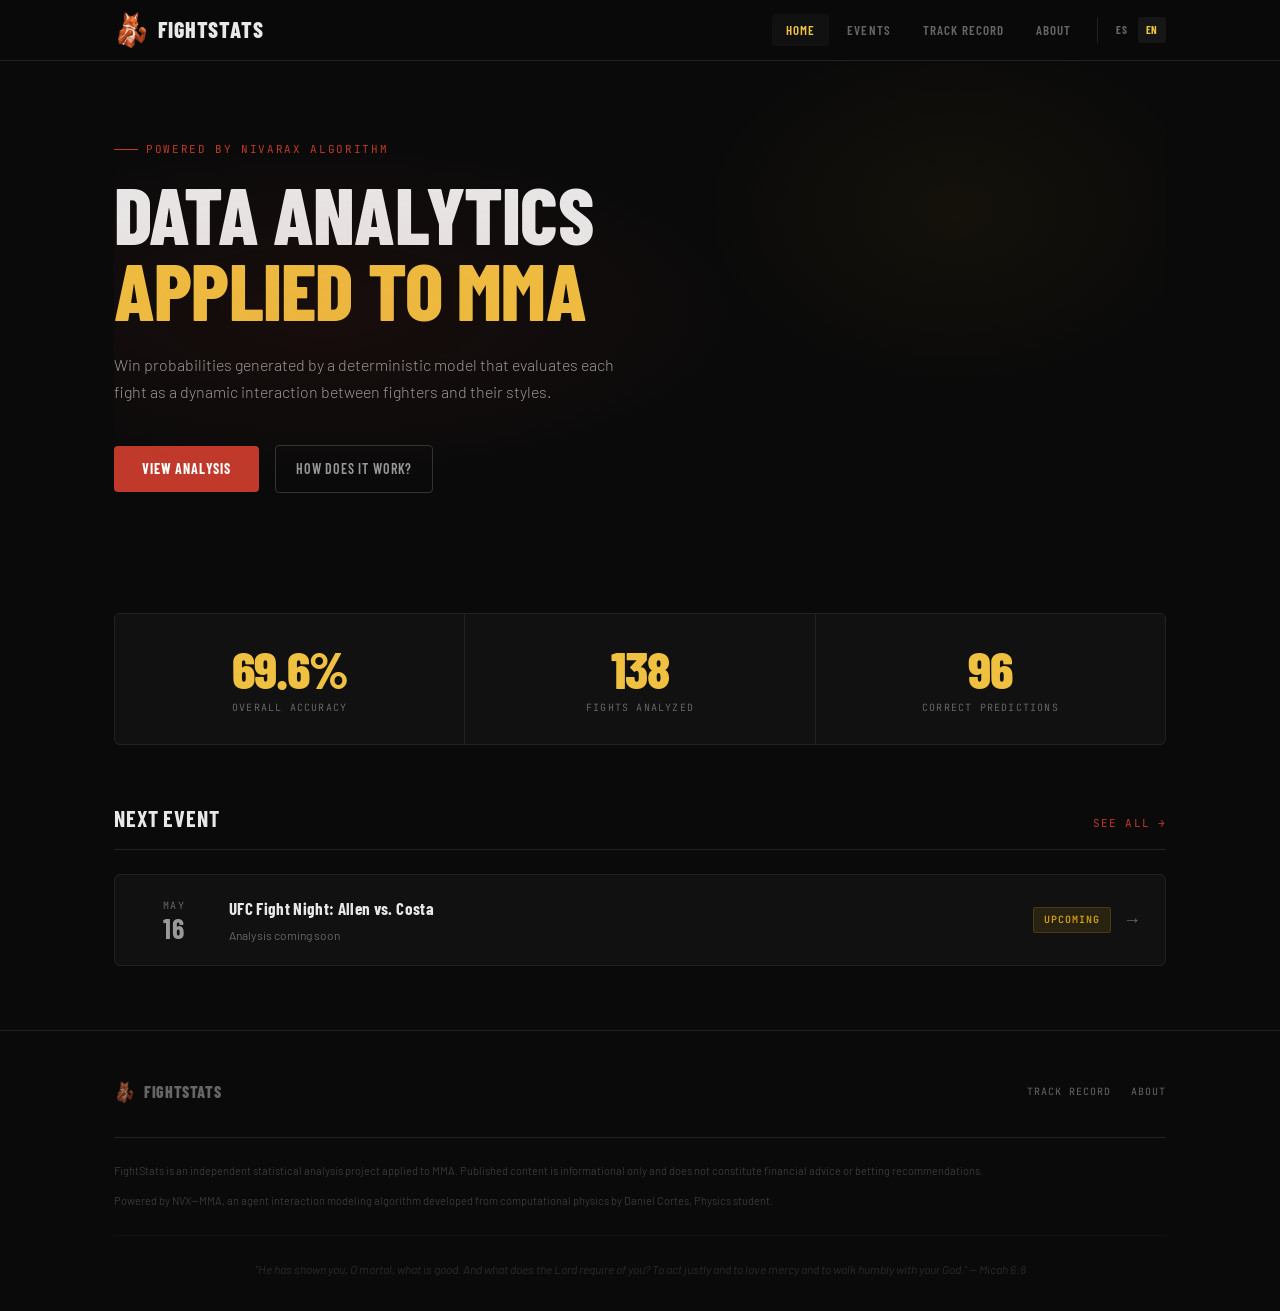
<file: index.html>
<!DOCTYPE html>
<html lang="es">
<head>
  <meta charset="UTF-8" />
  <meta name="viewport" content="width=device-width, initial-scale=1.0" />
  <title>FightStats</title>
  <meta name="description" content="Análisis de Datos aplicado a MMA construido sobre el algoritmo Nivarax." />
  <link rel="stylesheet" href="css/styles.css" />
  <link rel="icon" type="image/x-icon" href="favicon.ico" />
  <link rel="apple-touch-icon" href="apple-touch-icon.png" />
  <!-- Google tag (gtag.js) -->
  <script async src="https://www.googletagmanager.com/gtag/js?id=G-V1MJSG8L3Q"></script>
  <script>
    window.dataLayer = window.dataLayer || [];
    function gtag(){dataLayer.push(arguments);}
    gtag('js', new Date());
    gtag('config', 'G-V1MJSG8L3Q');
  </script>
</head>
<body>

  <!-- ─── HEADER ─── -->
  <header>
    <div class="container header-inner">
      <div class="logo">
        <img src="logo_fightstats.png" alt="Nash" class="logo-icon" />
        FightStats
      </div>
      <nav>
        <a class="nav-link" data-page="home" href="#home" data-i18n="nav_home">Inicio</a>
        <a class="nav-link" data-page="events" href="#events" data-i18n="nav_events">Eventos</a>
        <a class="nav-link" data-page="track-record" href="#track-record" data-i18n="nav_track_record">Track Record</a>
        <a class="nav-link" data-page="about" href="#about" data-i18n="nav_about">Acerca de</a>
        <div class="lang-switcher">
          <button class="lang-btn" data-lang="es" onclick="switchLanguage('es')">ES</button>
          <button class="lang-btn" data-lang="en" onclick="switchLanguage('en')">EN</button>
        </div>
      </nav>
    </div>
  </header>

  <!-- ─── MAIN ─── -->
  <main>

    <!-- HOME -->
    <div id="page-home" class="page">
      <div class="container">
        <section class="hero">
          <div class="hero-label" data-i18n="hero_label">Powered by Nivarax Algorithm</div>
          <h1 data-i18n="hero_title">Análisis de Datos<br><em>aplicado en MMA</em></h1>
          <p class="hero-desc" data-i18n="hero_desc">
            Probabilidades de Victoria Calculadas a traves de un modelo
            determinístico que evalúa la pelea como una interacción dinámica
            entre los peleadores y sus estilos.
          </p>
          <div class="hero-actions">
            <a class="btn-primary" href="#events" data-page="events" data-i18n="hero_btn_analysis">Ver análisis</a>
            <a class="btn-secondary" href="#about" data-page="about" data-i18n="hero_btn_how">¿Cómo funciona?</a>
          </div>
        </section>

        <!-- Stats strip -->
        <div class="stats-strip" id="home-stats">
          <div class="stat-block"><div class="stat-num">—</div><div class="stat-label" data-i18n="stat_accuracy">Accuracy global</div></div>
          <div class="stat-block"><div class="stat-num">—</div><div class="stat-label" data-i18n="stat_fights">Peleas analizadas</div></div>
          <div class="stat-block"><div class="stat-num">—</div><div class="stat-label" data-i18n="stat_correct_short">Correctas</div></div>
        </div>

        <!-- Next event -->
        <div class="section-header">
          <span class="section-title" data-i18n="home_next_event">Próximo evento</span>
          <a class="section-link" href="#events" data-page="events" data-i18n="home_see_all">Ver todos →</a>
        </div>
        <div class="events-grid" id="home-next-event">
          <div class="loading" data-i18n="events_loading">Cargando evento</div>
        </div>
      </div>
    </div>

    <!-- EVENTS -->
    <div id="page-events" class="page">
      <div class="container">
        <div style="padding: 48px 0 28px;">
          <div class="section-header">
            <span class="section-title" data-i18n="events_title">Todos los eventos</span>
          </div>
          <div class="events-grid" id="events-list">
            <div class="loading" data-i18n="events_loading">Cargando eventos</div>
          </div>
        </div>
      </div>
    </div>

    <!-- EVENT DETAIL -->
    <div id="page-event" class="page">
      <div class="container">
        <div id="event-content">
          <div class="loading" data-i18n="event_loading">Cargando análisis</div>
        </div>
      </div>
    </div>

    <!-- TRACK RECORD -->
    <div id="page-track-record" class="page">
      <div class="container">
        <div id="track-record-content">
          <div class="loading" data-i18n="tr_loading">Cargando historial</div>
        </div>
      </div>
    </div>

    <!-- ABOUT -->
    <div id="page-about" class="page">
      <div class="container">
        <div class="about-wrap">
          <h2 data-i18n="about_title">Acerca de FightStats</h2>

          <div class="about-block">
            <h3 data-i18n="about_what_title">¿Qué es FightStats?</h3>
            <p data-i18n="about_what_p1"></p>
            <p data-i18n="about_what_p2"></p>
            <p data-i18n="about_what_p3"></p>
          </div>

          <div class="about-block">
            <h3 data-i18n="about_how_title">¿Cómo funciona Nivarax?</h3>
            <p data-i18n="about_how_p1"></p>
            <p data-i18n="about_how_p2"></p>
          </div>

          <div class="about-block">
            <h3 data-i18n="about_access_title">Acceso libre</h3>
            <p data-i18n="about_access_p1"></p>
            <p data-i18n="about_access_p2"></p>
          </div>

          <div class="disclaimer-box">
            <p data-i18n="disclaimer_1"></p>
            <p data-i18n="disclaimer_2"></p>
            <p data-i18n="disclaimer_3"></p>
          </div>
        </div>
      </div>
    </div>

  </main>

  <!-- ─── FOOTER ─── -->
  <footer>
    <div class="container">
      <div class="footer-inner">
        <div class="footer-logo"><img src="logo_fightstats.png" alt="Nash" class="footer-logo-icon" />FightStats</div>
        <div class="footer-links">
          <span class="footer-link" data-page="track-record">Track Record</span>
          <span class="footer-link" data-page="about" data-i18n="nav_about">Acerca de</span>
        </div>
      </div>
      <div class="footer-disclaimer">
        <p data-i18n="footer_disclaimer_1"></p>
        <p data-i18n="footer_disclaimer_2"></p>
      </div>
      <div class="footer-verse" data-i18n="footer_verse"></div>
    </div>
  </footer>

  <!-- Scripts — i18n loads first -->
  <script src="js/i18n.js"></script>
  <script src="js/trackrecord.js"></script>
  <script src="js/event.js"></script>
  <script src="js/main.js"></script>

</body>
</html>
</file>
<file: css/styles.css>
@import url('https://fonts.googleapis.com/css2?family=Barlow+Condensed:wght@400;600;700;800&family=Barlow:wght@300;400;500;600&family=JetBrains+Mono:wght@400;600&display=swap');

/* ─────────────────────────────────────────────
   VARIABLES
───────────────────────────────────────────── */
:root {
  --red:        #C0392B;
  --red-dark:   #96281B;
  --red-glow:   rgba(192, 57, 43, 0.25);
  --gold:       #D4A017;
  --gold-light: #F0C040;
  --bg:         #0A0A0A;
  --bg-card:    #111111;
  --bg-card2:   #161616;
  --border:     #222222;
  --border-lit: #333333;
  --text:       #E8E8E8;
  --text-muted: #666666;
  --text-dim:   #999999;
  --green:      #27AE60;
  --green-bg:   rgba(39, 174, 96, 0.12);
  --red-bg:     rgba(192, 57, 43, 0.12);
  --gold-bg:    rgba(212, 160, 23, 0.12);
  --font-display: 'Barlow Condensed', sans-serif;
  --font-body:    'Barlow', sans-serif;
  --font-mono:    'JetBrains Mono', monospace;
}

/* ─────────────────────────────────────────────
   RESET & BASE
───────────────────────────────────────────── */
*, *::before, *::after { box-sizing: border-box; margin: 0; padding: 0; }

html { scroll-behavior: smooth; }

body {
  background: var(--bg);
  color: var(--text);
  font-family: var(--font-body);
  font-size: 15px;
  line-height: 1.6;
  min-height: 100vh;
  -webkit-font-smoothing: antialiased;
}

a { color: inherit; text-decoration: none; }
button { cursor: pointer; border: none; background: none; font: inherit; color: inherit; }
img { display: block; max-width: 100%; }
ul { list-style: none; }

/* ─────────────────────────────────────────────
   LAYOUT
───────────────────────────────────────────── */
.container {
  width: 100%;
  max-width: 1100px;
  margin: 0 auto;
  padding: 0 24px;
}

.page { display: none; animation: fadeIn 0.3s ease; }
.page.active { display: block; }

@keyframes fadeIn {
  from { opacity: 0; transform: translateY(8px); }
  to   { opacity: 1; transform: translateY(0); }
}

/* ─────────────────────────────────────────────
   HEADER
───────────────────────────────────────────── */
header {
  position: sticky;
  top: 0;
  z-index: 100;
  background: rgba(10, 10, 10, 0.92);
  backdrop-filter: blur(12px);
  border-bottom: 1px solid var(--border);
}

.header-inner {
  display: flex;
  align-items: center;
  justify-content: space-between;
  height: 60px;
  gap: 24px;
}

.logo {
  font-family: var(--font-display);
  font-size: 22px;
  font-weight: 800;
  letter-spacing: 0.04em;
  text-transform: uppercase;
  color: var(--text);
  cursor: pointer;
  display: flex;
  align-items: center;
  gap: 8px;
  transition: color 0.2s;
}
.logo:hover { color: var(--gold-light); }
.logo-icon {
  width: 36px; height: 36px;
  object-fit: contain;
  flex-shrink: 0;
}

nav { display: flex; align-items: center; gap: 4px; }

.nav-link {
  font-family: var(--font-display);
  font-size: 13px;
  font-weight: 600;
  letter-spacing: 0.08em;
  text-transform: uppercase;
  color: var(--text-muted);
  padding: 6px 14px;
  border-radius: 4px;
  transition: color 0.2s, background 0.2s;
}
.nav-link:hover, .nav-link.active {
  color: var(--text);
  background: var(--bg-card);
}
.nav-link.active { color: var(--gold-light); }

/* Language switcher */
.lang-switcher {
  display: flex;
  align-items: center;
  gap: 2px;
  margin-left: 8px;
  padding-left: 10px;
  border-left: 1px solid var(--border);
}

.lang-btn {
  font-family: var(--font-display);
  font-size: 11px;
  font-weight: 700;
  letter-spacing: 0.06em;
  color: var(--text-muted);
  padding: 4px 8px;
  border-radius: 3px;
  transition: color 0.2s, background 0.2s;
  cursor: pointer;
  background: none;
  border: none;
}

.lang-btn:hover {
  color: var(--text);
  background: var(--bg-card);
}

.lang-btn.active {
  color: var(--gold-light);
  background: var(--bg-card2);
}

.btn-kofi {
  font-family: var(--font-display);
  font-size: 13px;
  font-weight: 700;
  letter-spacing: 0.06em;
  text-transform: uppercase;
  background: var(--red);
  color: #fff;
  padding: 7px 16px;
  border-radius: 4px;
  transition: background 0.2s, transform 0.15s;
}
.btn-kofi:hover { background: var(--red-dark); transform: translateY(-1px); }

/* ─────────────────────────────────────────────
   HOME PAGE
───────────────────────────────────────────── */
.hero {
  padding: 80px 0 64px;
  position: relative;
  overflow: hidden;
}

.hero::before {
  content: '';
  position: absolute;
  inset: 0;
  background:
    radial-gradient(ellipse 60% 50% at 20% 50%, rgba(192,57,43,0.08) 0%, transparent 70%),
    radial-gradient(ellipse 40% 60% at 80% 30%, rgba(212,160,23,0.05) 0%, transparent 60%);
  pointer-events: none;
}

.hero-label {
  font-family: var(--font-mono);
  font-size: 11px;
  letter-spacing: 0.15em;
  text-transform: uppercase;
  color: var(--red);
  margin-bottom: 16px;
  display: flex;
  align-items: center;
  gap: 8px;
}
.hero-label::before {
  content: '';
  display: block;
  width: 24px; height: 1px;
  background: var(--red);
}

.hero h1 {
  font-family: var(--font-display);
  font-size: clamp(42px, 7vw, 80px);
  font-weight: 800;
  line-height: 0.95;
  letter-spacing: -0.01em;
  text-transform: uppercase;
  margin-bottom: 24px;
  max-width: 700px;
}

.hero h1 em {
  font-style: normal;
  color: var(--gold-light);
}

.hero-desc {
  font-size: 16px;
  font-weight: 300;
  color: var(--text-dim);
  max-width: 520px;
  margin-bottom: 40px;
  line-height: 1.7;
}

.hero-actions { display: flex; align-items: center; gap: 16px; flex-wrap: wrap; }

.btn-primary {
  font-family: var(--font-display);
  font-size: 14px;
  font-weight: 700;
  letter-spacing: 0.06em;
  text-transform: uppercase;
  background: var(--red);
  color: #fff;
  padding: 12px 28px;
  border-radius: 4px;
  transition: background 0.2s, transform 0.15s, box-shadow 0.2s;
}
.btn-primary:hover {
  background: var(--red-dark);
  transform: translateY(-2px);
  box-shadow: 0 8px 24px var(--red-glow);
}

.btn-secondary {
  font-family: var(--font-display);
  font-size: 14px;
  font-weight: 600;
  letter-spacing: 0.06em;
  text-transform: uppercase;
  color: var(--text-dim);
  padding: 12px 20px;
  border: 1px solid var(--border-lit);
  border-radius: 4px;
  transition: color 0.2s, border-color 0.2s;
}
.btn-secondary:hover { color: var(--text); border-color: var(--text-dim); }

/* Stats strip */
.stats-strip {
  display: grid;
  grid-template-columns: repeat(3, 1fr);
  gap: 1px;
  background: var(--border);
  border: 1px solid var(--border);
  border-radius: 6px;
  overflow: hidden;
  margin: 56px 0;
}

.stat-block {
  background: var(--bg-card);
  padding: 28px 24px;
  text-align: center;
}

.stat-num {
  font-family: var(--font-display);
  font-size: 52px;
  font-weight: 800;
  line-height: 1;
  letter-spacing: -0.02em;
  color: var(--gold-light);
  margin-bottom: 6px;
}

.stat-label {
  font-family: var(--font-mono);
  font-size: 10px;
  letter-spacing: 0.12em;
  text-transform: uppercase;
  color: var(--text-muted);
}

/* Next event preview */
.section-header {
  display: flex;
  align-items: baseline;
  justify-content: space-between;
  margin-bottom: 24px;
  padding-bottom: 12px;
  border-bottom: 1px solid var(--border);
}

.section-title {
  font-family: var(--font-display);
  font-size: 22px;
  font-weight: 700;
  letter-spacing: 0.04em;
  text-transform: uppercase;
}

.section-link {
  font-family: var(--font-mono);
  font-size: 11px;
  letter-spacing: 0.1em;
  text-transform: uppercase;
  color: var(--red);
  transition: color 0.2s;
}
.section-link:hover { color: var(--gold-light); }

/* ─────────────────────────────────────────────
   EVENT CARDS
───────────────────────────────────────────── */
.events-grid {
  display: flex;
  flex-direction: column;
  gap: 12px;
}

.event-card {
  background: var(--bg-card);
  border: 1px solid var(--border);
  border-radius: 6px;
  padding: 20px 24px;
  display: flex;
  align-items: center;
  justify-content: space-between;
  gap: 16px;
  cursor: pointer;
  transition: border-color 0.2s, background 0.2s, transform 0.15s;
}
.event-card:hover {
  border-color: var(--border-lit);
  background: var(--bg-card2);
  transform: translateX(4px);
}

.event-card-left { display: flex; align-items: center; gap: 20px; }

.event-date-block {
  font-family: var(--font-mono);
  font-size: 11px;
  letter-spacing: 0.08em;
  color: var(--text-muted);
  min-width: 70px;
  text-align: center;
}
.event-date-block .month {
  font-size: 10px;
  text-transform: uppercase;
  letter-spacing: 0.12em;
}
.event-date-block .day {
  font-family: var(--font-display);
  font-size: 28px;
  font-weight: 700;
  line-height: 1;
  color: var(--text-dim);
}

.event-info {}
.event-name {
  font-family: var(--font-display);
  font-size: 17px;
  font-weight: 700;
  letter-spacing: 0.02em;
  margin-bottom: 4px;
}
.event-location {
  font-size: 12px;
  color: var(--text-muted);
}

.event-card-right { display: flex; align-items: center; gap: 12px; }

.status-badge {
  font-family: var(--font-mono);
  font-size: 10px;
  font-weight: 600;
  letter-spacing: 0.1em;
  text-transform: uppercase;
  padding: 4px 10px;
  border-radius: 3px;
}
.status-badge.completed {
  background: var(--green-bg);
  color: var(--green);
  border: 1px solid rgba(39,174,96,0.2);
}
.status-badge.upcoming {
  background: var(--gold-bg);
  color: var(--gold);
  border: 1px solid rgba(212,160,23,0.2);
}
.status-badge.premium {
  background: var(--red-bg);
  color: var(--red);
  border: 1px solid rgba(192,57,43,0.2);
}

.event-arrow {
  font-size: 18px;
  color: var(--text-muted);
  transition: color 0.2s, transform 0.2s;
}
.event-card:hover .event-arrow {
  color: var(--gold-light);
  transform: translateX(4px);
}

/* ─────────────────────────────────────────────
   EVENT DETAIL PAGE
───────────────────────────────────────────── */
.back-btn {
  display: inline-flex;
  align-items: center;
  gap: 8px;
  font-family: var(--font-mono);
  font-size: 11px;
  letter-spacing: 0.1em;
  text-transform: uppercase;
  color: var(--text-muted);
  margin: 32px 0 28px;
  transition: color 0.2s;
  cursor: pointer;
}
.back-btn:hover { color: var(--text); }
.back-btn::before { content: '←'; font-size: 14px; }

.event-detail-header {
  margin-bottom: 40px;
  padding-bottom: 24px;
  border-bottom: 1px solid var(--border);
}

.event-detail-header .event-label {
  font-family: var(--font-mono);
  font-size: 10px;
  letter-spacing: 0.15em;
  text-transform: uppercase;
  color: var(--text-muted);
  margin-bottom: 10px;
}

.event-detail-header h2 {
  font-family: var(--font-display);
  font-size: clamp(24px, 4vw, 40px);
  font-weight: 800;
  letter-spacing: 0.02em;
  text-transform: uppercase;
  line-height: 1.1;
  margin-bottom: 8px;
}

.event-meta {
  display: flex;
  align-items: center;
  gap: 20px;
  flex-wrap: wrap;
  margin-top: 12px;
}

.event-meta-item {
  font-size: 12px;
  color: var(--text-muted);
  display: flex;
  align-items: center;
  gap: 6px;
}
.event-meta-item .icon { font-size: 13px; }

/* Fight cards */
.fights-list { display: flex; flex-direction: column; gap: 24px; margin-bottom: 64px; }

.fight-card {
  background: var(--bg-card);
  border: 1px solid var(--border);
  border-radius: 8px;
  overflow: hidden;
  transition: border-color 0.2s;
}
.fight-card:hover { border-color: var(--border-lit); }

.fight-card-header {
  display: flex;
  align-items: center;
  justify-content: space-between;
  padding: 12px 20px;
  background: var(--bg-card2);
  border-bottom: 1px solid var(--border);
}

.fight-order {
  font-family: var(--font-mono);
  font-size: 10px;
  letter-spacing: 0.12em;
  text-transform: uppercase;
  color: var(--red);
}

.fight-class {
  font-family: var(--font-mono);
  font-size: 10px;
  letter-spacing: 0.10em;
  text-transform: uppercase;
  color: var(--text-muted);
}

.fight-result-badge {
  font-family: var(--font-mono);
  font-size: 10px;
  letter-spacing: 0.08em;
  padding: 3px 8px;
  border-radius: 3px;
}
.fight-result-badge.correct {
  background: var(--green-bg);
  color: var(--green);
}
.fight-result-badge.incorrect {
  background: var(--red-bg);
  color: var(--red);
}
.fight-result-badge.pending {
  background: var(--gold-bg);
  color: var(--gold);
}

/* Fighter matchup */
.fighter-matchup {
  display: grid;
  grid-template-columns: 1fr auto 1fr;
  gap: 20px;
  padding: 24px 20px;
  align-items: start;
}

.fighter-col {}
.fighter-col.fighter-b { text-align: right; }

.fighter-name {
  font-family: var(--font-display);
  font-size: 22px;
  font-weight: 800;
  letter-spacing: 0.02em;
  text-transform: uppercase;
  line-height: 1.1;
  margin-bottom: 4px;
}

.fighter-name.winner { color: var(--gold-light); }

.fighter-record {
  font-family: var(--font-mono);
  font-size: 11px;
  letter-spacing: 0.06em;
  color: var(--text-muted);
  margin-bottom: 12px;
}

.fighter-meta {
  font-size: 12px;
  color: var(--text-dim);
  line-height: 1.8;
}

.vs-block {
  display: flex;
  flex-direction: column;
  align-items: center;
  justify-content: center;
  gap: 4px;
  padding-top: 6px;
}

.vs-text {
  font-family: var(--font-display);
  font-size: 13px;
  font-weight: 700;
  letter-spacing: 0.1em;
  color: var(--text-muted);
  text-transform: uppercase;
}

.result-method {
  font-family: var(--font-mono);
  font-size: 10px;
  letter-spacing: 0.08em;
  color: var(--text-muted);
  text-align: center;
  margin-top: 8px;
}

/* Nivarax analysis block */
.nivarax-block {
  padding: 20px;
  border-top: 1px solid var(--border);
  display: flex;
  flex-direction: column;
  gap: 20px;
}

.nivarax-label {
  font-family: var(--font-mono);
  font-size: 10px;
  letter-spacing: 0.15em;
  text-transform: uppercase;
  color: var(--red);
  margin-bottom: 12px;
  display: flex;
  align-items: center;
  gap: 8px;
}
.nivarax-label::after {
  content: '';
  flex: 1;
  height: 1px;
  background: var(--border);
}

/* Probabilities */
.prob-row {
  display: grid;
  grid-template-columns: 1fr auto 1fr;
  align-items: center;
  gap: 12px;
}

.prob-a, .prob-b {
  display: flex;
  flex-direction: column;
  gap: 4px;
}
.prob-b { text-align: right; align-items: flex-end; }

.prob-name {
  font-family: var(--font-display);
  font-size: 12px;
  font-weight: 600;
  letter-spacing: 0.06em;
  text-transform: uppercase;
  color: var(--text-muted);
}

.prob-value {
  font-family: var(--font-display);
  font-size: 36px;
  font-weight: 800;
  letter-spacing: -0.01em;
  line-height: 1;
  color: var(--text);
}
.prob-value.favored { color: var(--gold-light); }

.prob-bar-wrap {
  display: flex;
  flex-direction: column;
  align-items: center;
  gap: 6px;
  flex: 1;
}

.prob-bar {
  width: 100%;
  height: 6px;
  background: var(--border);
  border-radius: 3px;
  overflow: hidden;
  display: flex;
}

.prob-bar-a {
  height: 100%;
  background: var(--red);
  border-radius: 3px 0 0 3px;
  transition: width 0.6s ease;
}
.prob-bar-b {
  height: 100%;
  background: var(--text-muted);
  border-radius: 0 3px 3px 0;
  flex: 1;
}

/* Advantage score */
.advantage-block {}
.advantage-title {
  font-family: var(--font-mono);
  font-size: 10px;
  letter-spacing: 0.12em;
  text-transform: uppercase;
  color: var(--text-muted);
  margin-bottom: 10px;
  display: flex;
  justify-content: space-between;
}

.advantage-bar-wrap {
  position: relative;
  height: 28px;
  background: var(--bg-card2);
  border: 1px solid var(--border);
  border-radius: 4px;
  overflow: hidden;
}

.advantage-bar-center {
  position: absolute;
  left: 50%;
  top: 0; bottom: 0;
  width: 1px;
  background: var(--border-lit);
  z-index: 1;
}

.advantage-bar-fill {
  position: absolute;
  top: 4px; bottom: 4px;
  border-radius: 3px;
  transition: all 0.6s ease;
  min-width: 4px;
}
.advantage-bar-fill.positive {
  left: 50%;
  background: linear-gradient(90deg, var(--red-dark), var(--red));
}
.advantage-bar-fill.negative {
  right: 50%;
  background: linear-gradient(270deg, var(--text-muted), #555);
}

.advantage-labels {
  display: flex;
  justify-content: space-between;
  margin-top: 6px;
}
.advantage-label {
  font-family: var(--font-mono);
  font-size: 10px;
  letter-spacing: 0.06em;
  color: var(--text-muted);
}

/* Stats comparison */
.stats-compare {}
.stats-compare-title {
  font-family: var(--font-mono);
  font-size: 10px;
  letter-spacing: 0.12em;
  text-transform: uppercase;
  color: var(--text-muted);
  margin-bottom: 14px;
}

.stat-row {
  display: grid;
  grid-template-columns: 1fr 90px 1fr;
  align-items: center;
  gap: 10px;
  margin-bottom: 10px;
}

.stat-bar-a-wrap { display: flex; justify-content: flex-end; }
.stat-bar-b-wrap { display: flex; justify-content: flex-start; }

.stat-bar-a, .stat-bar-b {
  height: 5px;
  border-radius: 3px;
  transition: width 0.5s ease;
  max-width: 100%;
}
.stat-bar-a { background: var(--red); }
.stat-bar-b { background: #555; }

.stat-values {
  display: flex;
  align-items: center;
  justify-content: space-between;
  gap: 4px;
}
.stat-val-a {
  font-family: var(--font-mono);
  font-size: 11px;
  font-weight: 600;
  color: var(--text);
}
.stat-val-b {
  font-family: var(--font-mono);
  font-size: 11px;
  font-weight: 600;
  color: var(--text-dim);
}
.stat-name {
  font-size: 10px;
  letter-spacing: 0.06em;
  text-transform: uppercase;
  color: var(--text-muted);
  text-align: center;
  white-space: nowrap;
}

/* Risk/Degradation */
.risk-block {}
.risk-title {
  font-family: var(--font-mono);
  font-size: 10px;
  letter-spacing: 0.12em;
  text-transform: uppercase;
  color: var(--text-muted);
  margin-bottom: 12px;
}

.risk-grid {
  display: grid;
  grid-template-columns: 1fr 1fr;
  gap: 12px;
}

.risk-fighter {
  background: var(--bg-card2);
  border: 1px solid var(--border);
  border-radius: 6px;
  padding: 14px;
}

.risk-fighter-name {
  font-family: var(--font-display);
  font-size: 13px;
  font-weight: 700;
  letter-spacing: 0.04em;
  text-transform: uppercase;
  color: var(--text-dim);
  margin-bottom: 10px;
}

.risk-scores {
  display: flex;
  gap: 12px;
  margin-bottom: 10px;
}

.risk-score-item {
  flex: 1;
}
.risk-score-label {
  font-family: var(--font-mono);
  font-size: 9px;
  letter-spacing: 0.1em;
  text-transform: uppercase;
  color: var(--text-muted);
  margin-bottom: 4px;
}
.risk-score-bar {
  height: 4px;
  background: var(--border);
  border-radius: 2px;
  overflow: hidden;
  margin-bottom: 4px;
}
.risk-score-fill {
  height: 100%;
  border-radius: 2px;
  transition: width 0.5s ease;
}
.risk-score-fill.risk { background: var(--gold); }
.risk-score-fill.degradation { background: var(--red); }

.risk-score-num {
  font-family: var(--font-mono);
  font-size: 11px;
  font-weight: 600;
  color: var(--text-dim);
}

.risk-flags { display: flex; flex-wrap: wrap; gap: 4px; }

.flag-chip {
  font-family: var(--font-mono);
  font-size: 9px;
  letter-spacing: 0.06em;
  padding: 3px 7px;
  border-radius: 3px;
  border: 1px solid transparent;
}
.flag-chip.risk-flag {
  background: rgba(212,160,23,0.08);
  color: var(--gold);
  border-color: rgba(212,160,23,0.2);
}
.flag-chip.deg-flag {
  background: var(--red-bg);
  color: #E07060;
  border-color: rgba(192,57,43,0.2);
}
.flag-chip.no-flags {
  background: var(--green-bg);
  color: var(--green);
  border-color: rgba(39,174,96,0.15);
}

/* Key factors */
.factors-block {}
.factors-title {
  font-family: var(--font-mono);
  font-size: 10px;
  letter-spacing: 0.12em;
  text-transform: uppercase;
  color: var(--text-muted);
  margin-bottom: 12px;
}

.factor-item {
  display: flex;
  align-items: flex-start;
  gap: 10px;
  margin-bottom: 8px;
  font-size: 13px;
  color: var(--text-dim);
  line-height: 1.5;
}
.factor-item::before {
  content: '▸';
  color: var(--red);
  font-size: 11px;
  margin-top: 2px;
  flex-shrink: 0;
}

/* ─────────────────────────────────────────────
   TRACK RECORD PAGE
───────────────────────────────────────────── */
.track-header {
  padding: 48px 0 32px;
  border-bottom: 1px solid var(--border);
  margin-bottom: 32px;
}

.track-header h2 {
  font-family: var(--font-display);
  font-size: clamp(28px, 5vw, 48px);
  font-weight: 800;
  letter-spacing: 0.03em;
  text-transform: uppercase;
  margin-bottom: 8px;
}

.track-header p {
  font-size: 14px;
  color: var(--text-muted);
  max-width: 480px;
}

.accuracy-strip {
  display: flex;
  align-items: center;
  gap: 32px;
  margin-bottom: 32px;
  padding: 20px 24px;
  background: var(--bg-card);
  border: 1px solid var(--border);
  border-radius: 6px;
}

.accuracy-main {
  display: flex;
  align-items: baseline;
  gap: 8px;
}
.accuracy-num {
  font-family: var(--font-display);
  font-size: 56px;
  font-weight: 800;
  line-height: 1;
  color: var(--gold-light);
}
.accuracy-pct {
  font-family: var(--font-display);
  font-size: 24px;
  font-weight: 700;
  color: var(--gold);
}
.accuracy-label {
  font-family: var(--font-mono);
  font-size: 10px;
  letter-spacing: 0.12em;
  text-transform: uppercase;
  color: var(--text-muted);
}

.accuracy-sub {
  font-family: var(--font-mono);
  font-size: 11px;
  color: var(--text-muted);
  border-left: 1px solid var(--border);
  padding-left: 32px;
}

/* Track record table */
.track-table-wrap {
  overflow-x: auto;
  margin-bottom: 64px;
}

table {
  width: 100%;
  border-collapse: collapse;
}

thead tr {
  border-bottom: 2px solid var(--border-lit);
}

th {
  font-family: var(--font-mono);
  font-size: 10px;
  letter-spacing: 0.1em;
  text-transform: uppercase;
  color: var(--text-muted);
  padding: 10px 14px;
  text-align: left;
  white-space: nowrap;
}

tbody tr {
  border-bottom: 1px solid var(--border);
  transition: background 0.15s;
  cursor: pointer;
}
tbody tr:hover { background: var(--bg-card); }

td {
  padding: 14px 14px;
  font-size: 13px;
  color: var(--text-dim);
  vertical-align: middle;
}

td.fight-name {
  color: var(--text);
  font-weight: 500;
  min-width: 200px;
}

td.pick-cell {
  font-family: var(--font-display);
  font-size: 14px;
  font-weight: 700;
  letter-spacing: 0.02em;
  color: var(--text);
}

td.prob-cell {
  font-family: var(--font-mono);
  font-size: 12px;
  font-weight: 600;
  color: var(--gold);
}

td.result-cell {
  font-family: var(--font-mono);
  font-size: 11px;
}
.result-correct { color: var(--green); }
.result-incorrect { color: var(--red); }
.result-pending { color: var(--gold); }

td.event-cell {
  font-size: 11px;
  color: var(--text-muted);
  min-width: 180px;
}

/* ─────────────────────────────────────────────
   ABOUT PAGE
───────────────────────────────────────────── */
.about-wrap {
  max-width: 680px;
  margin: 0 auto;
  padding: 56px 0;
}

.about-wrap h2 {
  font-family: var(--font-display);
  font-size: 40px;
  font-weight: 800;
  letter-spacing: 0.03em;
  text-transform: uppercase;
  margin-bottom: 32px;
}

.about-block {
  margin-bottom: 40px;
}

.about-block h3 {
  font-family: var(--font-display);
  font-size: 18px;
  font-weight: 700;
  letter-spacing: 0.04em;
  text-transform: uppercase;
  color: var(--gold-light);
  margin-bottom: 12px;
}

.about-block p {
  font-size: 14px;
  color: var(--text-dim);
  line-height: 1.8;
  margin-bottom: 10px;
}

.disclaimer-box {
  background: var(--bg-card);
  border: 1px solid var(--border);
  border-left: 3px solid var(--red);
  border-radius: 4px;
  padding: 20px;
  margin-top: 40px;
}

.disclaimer-box p {
  font-size: 12px;
  color: var(--text-muted);
  line-height: 1.7;
}

/* ─────────────────────────────────────────────
   PREMIUM / LOCKED STATE
───────────────────────────────────────────── */
.premium-cta {
  text-align: center;
  padding: 60px 24px;
  display: flex;
  flex-direction: column;
  align-items: center;
  gap: 16px;
}

.lock-icon {
  font-size: 40px;
  opacity: 0.4;
  margin-bottom: 8px;
}

.premium-cta h3 {
  font-family: var(--font-display);
  font-size: 22px;
  font-weight: 700;
  letter-spacing: 0.04em;
  text-transform: uppercase;
}

.premium-cta p {
  font-size: 13px;
  color: var(--text-muted);
  max-width: 360px;
  line-height: 1.7;
}

/* ─────────────────────────────────────────────
   ERROR STATE
───────────────────────────────────────────── */
.error-state {
  text-align: center;
  padding: 60px 24px;
  color: var(--text-muted);
}
.error-state p { font-size: 14px; margin-top: 12px; }

/* ─────────────────────────────────────────────
   FOOTER
───────────────────────────────────────────── */
footer {
  border-top: 1px solid var(--border);
  padding: 3rem 0 2rem;
  margin-top: 4rem;
}

.footer-inner {
  display: flex;
  align-items: center;
  justify-content: space-between;
  gap: 16px;
  flex-wrap: wrap;
  padding-bottom: 2rem;
  border-bottom: 1px solid var(--border);
}

.footer-logo {
  font-family: var(--font-display);
  font-size: 16px;
  font-weight: 800;
  letter-spacing: 0.04em;
  text-transform: uppercase;
  color: var(--text-muted);
  display: flex;
  align-items: center;
  gap: 8px;
}
.footer-logo-icon {
  width: 22px; height: 22px;
  object-fit: contain;
  opacity: 0.6;
}

.footer-links {
  display: flex;
  gap: 20px;
}
.footer-link {
  font-family: var(--font-mono);
  font-size: 10px;
  letter-spacing: 0.1em;
  text-transform: uppercase;
  color: var(--text-muted);
  transition: color 0.2s;
  cursor: pointer;
}
.footer-link:hover { color: var(--text); }

.footer-disclaimer {
  display: flex;
  flex-direction: column;
  gap: 0.75rem;
  padding: 1.5rem 0;
  font-size: 11px;
  color: var(--text-muted);
  opacity: 0.5;
  line-height: 1.7;
}

.footer-verse {
  text-align: center;
  font-style: italic;
  font-size: 0.75rem;
  opacity: 0.35;
  color: var(--text-muted);
  padding-top: 1.5rem;
  border-top: 1px solid var(--border);
  line-height: 1.6;
}
/* ─────────────────────────────────────────────
   LOADING STATE
───────────────────────────────────────────── */
.loading {
  display: flex;
  align-items: center;
  justify-content: center;
  padding: 60px;
  color: var(--text-muted);
  font-family: var(--font-mono);
  font-size: 11px;
  letter-spacing: 0.1em;
  text-transform: uppercase;
  gap: 10px;
}
.loading::before {
  content: '';
  width: 14px; height: 14px;
  border: 2px solid var(--border);
  border-top-color: var(--red);
  border-radius: 50%;
  animation: spin 0.8s linear infinite;
}
@keyframes spin { to { transform: rotate(360deg); } }

/* ─────────────────────────────────────────────
   RESPONSIVE
───────────────────────────────────────────── */
@media (max-width: 768px) {
  .stats-strip { grid-template-columns: 1fr; }
  .fighter-matchup { grid-template-columns: 1fr; gap: 12px; }
  .fighter-col.fighter-b { text-align: left; }
  .vs-block { display: none; }
  .risk-grid { grid-template-columns: 1fr; }
  .prob-row { grid-template-columns: 1fr 1fr; }
  .prob-bar-wrap { display: none; }
  nav { gap: 2px; }
  .nav-link { padding: 6px 8px; font-size: 12px; }
  .lang-switcher { margin-left: 4px; padding-left: 6px; }
  .lang-btn { font-size: 10px; padding: 3px 6px; }
  .accuracy-strip { flex-direction: column; align-items: flex-start; gap: 16px; }
  .accuracy-sub { border-left: none; padding-left: 0; border-top: 1px solid var(--border); padding-top: 16px; }
  th, td { padding: 10px 8px; }
}

/* ═══════════════════════════════════════════════
   FIXTURE GRID — estilo FootyStats
═══════════════════════════════════════════════ */

/* Sección con título */
.fixture-section {
  margin-bottom: 36px;
}

.fixture-section-header {
  display: flex;
  align-items: center;
  justify-content: space-between;
  margin-bottom: 14px;
  padding-bottom: 10px;
  border-bottom: 2px solid var(--red);
}

.fixture-section-title {
  font-family: var(--font-display);
  font-size: 13px;
  font-weight: 700;
  letter-spacing: 0.12em;
  text-transform: uppercase;
  color: var(--red);
}

.fixture-section-count {
  font-family: var(--font-mono);
  font-size: 10px;
  letter-spacing: 0.1em;
  color: var(--text-muted);
}

/* Grid de fixture cards */
.fixture-grid {
  display: grid;
  grid-template-columns: repeat(auto-fill, minmax(340px, 1fr));
  gap: 10px;
}

/* Fixture card individual */
.fixture-card {
  background: var(--bg-card);
  border: 1px solid var(--border);
  border-radius: 6px;
  cursor: pointer;
  transition: border-color 0.2s, background 0.2s, box-shadow 0.2s;
  overflow: hidden;
  position: relative;
}

.fixture-card:hover {
  border-color: var(--border-lit);
  background: var(--bg-card2);
  box-shadow: 0 4px 16px rgba(0,0,0,0.3);
}

.fixture-card--open {
  border-color: var(--red) !important;
  box-shadow: 0 0 0 1px var(--red-glow);
}

.fixture-card--correct {
  border-left: 3px solid var(--green);
}

.fixture-card--incorrect {
  border-left: 3px solid var(--red);
}

.fixture-card-inner {
  padding: 14px 16px 10px;
}

/* Meta: peso + rondas */
.fixture-meta {
  display: flex;
  justify-content: space-between;
  font-family: var(--font-mono);
  font-size: 9px;
  letter-spacing: 0.12em;
  text-transform: uppercase;
  color: var(--text-muted);
  margin-bottom: 10px;
}

/* Fila de fighters */
.fixture-fighters {
  display: grid;
  grid-template-columns: 1fr auto 1fr;
  align-items: center;
  gap: 8px;
  margin-bottom: 8px;
}

.fixture-fighter {}
.fixture-fighter--b { text-align: right; }

.fixture-fighter-name {
  font-family: var(--font-display);
  font-size: 14px;
  font-weight: 700;
  letter-spacing: 0.02em;
  text-transform: uppercase;
  line-height: 1.2;
  color: var(--text);
  transition: color 0.2s;
}

.fixture-fighter-name.fx-winner {
  color: var(--gold-light);
}

.fixture-fighter-record {
  font-family: var(--font-mono);
  font-size: 10px;
  letter-spacing: 0.05em;
  color: var(--text-muted);
  margin-top: 2px;
}

/* Centro: probabilidades */
.fixture-center {
  display: flex;
  flex-direction: column;
  align-items: center;
  gap: 5px;
  min-width: 72px;
}

.fixture-probs {
  display: flex;
  align-items: center;
  gap: 4px;
}

.fixture-prob {
  font-family: var(--font-display);
  font-size: 15px;
  font-weight: 700;
  letter-spacing: -0.01em;
  color: var(--text-muted);
}

.fixture-prob.fx-fav {
  color: var(--gold-light);
  font-size: 18px;
}

.fixture-prob-sep {
  font-size: 10px;
  color: var(--border-lit);
}

/* Mini barra de prob */
.fixture-probbar {
  width: 100%;
  height: 3px;
  background: var(--border);
  border-radius: 2px;
  overflow: hidden;
}

.fixture-probbar-fill {
  height: 100%;
  background: var(--red);
  border-radius: 2px;
  transition: width 0.5s ease;
}

/* Resultado */
.fixture-result {
  display: flex;
  align-items: center;
  justify-content: space-between;
  margin-top: 8px;
  padding-top: 8px;
  border-top: 1px solid var(--border);
}

.fixture-result-method {
  font-family: var(--font-mono);
  font-size: 10px;
  letter-spacing: 0.08em;
  color: var(--text-muted);
}

.fixture-result-badge {
  font-family: var(--font-mono);
  font-size: 11px;
  font-weight: 700;
  width: 22px; height: 22px;
  display: flex;
  align-items: center;
  justify-content: center;
  border-radius: 4px;
}

.fx-correct {
  background: var(--green-bg);
  color: var(--green);
}

.fx-incorrect {
  background: var(--red-bg);
  color: var(--red);
}

.fixture-pending {
  margin-top: 8px;
  padding-top: 8px;
  border-top: 1px solid var(--border);
  font-family: var(--font-mono);
  font-size: 10px;
  letter-spacing: 0.08em;
  text-transform: uppercase;
  color: var(--gold);
  text-align: center;
}

/* Hint de expandir */
.fixture-expand-hint {
  font-family: var(--font-mono);
  font-size: 9px;
  letter-spacing: 0.1em;
  text-align: center;
  padding: 5px;
  color: var(--text-muted);
  background: var(--bg-card2);
  border-top: 1px solid var(--border);
  transition: color 0.2s, background 0.2s;
}

.fixture-card:hover .fixture-expand-hint,
.fixture-card--open .fixture-expand-hint {
  color: var(--red);
  background: var(--red-bg);
}

/* ═══════════════════════════════════════════════
   DETAIL PANEL (se inserta debajo de la card)
═══════════════════════════════════════════════ */

.fight-detail-panel {
  background: var(--bg-card);
  border: 1px solid var(--red);
  border-radius: 6px;
  margin: 4px 0 16px;
  animation: panelIn 0.25s ease;
  overflow: hidden;
}

@keyframes panelIn {
  from { opacity: 0; transform: translateY(-8px); }
  to   { opacity: 1; transform: translateY(0); }
}

.detail-panel-inner {
  padding: 24px;
}

/* Header del panel */
.dp-header {
  margin-bottom: 16px;
  padding-bottom: 14px;
  border-bottom: 1px solid var(--border);
}

.dp-header-fight {
  display: flex;
  align-items: center;
  gap: 10px;
  margin-bottom: 4px;
  flex-wrap: wrap;
}

.dp-header-name {
  font-family: var(--font-display);
  font-size: 20px;
  font-weight: 800;
  letter-spacing: 0.02em;
  text-transform: uppercase;
}

.dp-header-vs {
  font-family: var(--font-mono);
  font-size: 11px;
  letter-spacing: 0.1em;
  color: var(--text-muted);
}

.dp-header-meta {
  font-family: var(--font-mono);
  font-size: 10px;
  letter-spacing: 0.1em;
  text-transform: uppercase;
  color: var(--text-muted);
}

/* Resultado */
.dp-result {
  display: flex;
  align-items: center;
  justify-content: space-between;
  padding: 10px 14px;
  border-radius: 4px;
  margin-bottom: 20px;
  font-family: var(--font-mono);
  font-size: 11px;
  letter-spacing: 0.08em;
  font-weight: 600;
}

.dp-result--correct {
  background: var(--green-bg);
  color: var(--green);
  border: 1px solid rgba(39,174,96,0.2);
}

.dp-result--incorrect {
  background: var(--red-bg);
  color: #E07060;
  border: 1px solid rgba(192,57,43,0.2);
}

.dp-result-method {
  font-weight: 400;
  opacity: 0.8;
}

/* Probabilidades grandes */
.dp-probs {
  display: grid;
  grid-template-columns: 1fr auto 1fr;
  align-items: center;
  gap: 16px;
  margin-bottom: 20px;
}

.dp-prob-block { display: flex; flex-direction: column; gap: 4px; }
.dp-prob-block--b { text-align: right; align-items: flex-end; }

.dp-prob-name {
  font-family: var(--font-display);
  font-size: 11px;
  font-weight: 600;
  letter-spacing: 0.06em;
  text-transform: uppercase;
  color: var(--text-muted);
}

.dp-prob-value {
  font-family: var(--font-display);
  font-size: 44px;
  font-weight: 800;
  line-height: 1;
  letter-spacing: -0.02em;
  color: var(--text-dim);
}

.dp-prob-value.dp-prob--fav { color: var(--gold-light); }

.dp-prob-pct {
  font-size: 20px;
  font-weight: 400;
  color: var(--text-muted);
}

.dp-prob-center {
  display: flex;
  flex-direction: column;
  align-items: center;
  gap: 6px;
  min-width: 80px;
}

.dp-prob-bar {
  width: 100%;
  height: 6px;
  background: var(--border);
  border-radius: 3px;
  overflow: hidden;
}

.dp-prob-fill {
  height: 100%;
  background: var(--red);
  border-radius: 3px;
  transition: width 0.6s ease;
}

.dp-prob-label {
  font-family: var(--font-mono);
  font-size: 9px;
  letter-spacing: 0.12em;
  text-transform: uppercase;
  color: var(--text-muted);
}

/* Advantage bar */
.dp-adv { margin-bottom: 24px; }

.dp-adv-title {
  font-family: var(--font-mono);
  font-size: 10px;
  letter-spacing: 0.1em;
  text-transform: uppercase;
  color: var(--text-muted);
  margin-bottom: 8px;
  display: flex;
  justify-content: space-between;
  align-items: center;
}

.dp-adv-who {
  font-weight: 700;
}

.dp-adv-bar {
  position: relative;
  height: 24px;
  background: var(--bg-card2);
  border: 1px solid var(--border);
  border-radius: 4px;
  overflow: hidden;
  margin-bottom: 5px;
}

.dp-adv-center {
  position: absolute;
  left: 50%; top: 0; bottom: 0;
  width: 1px;
  background: var(--border-lit);
  z-index: 1;
}

.adv-fill {
  position: absolute;
  top: 3px; bottom: 3px;
  border-radius: 3px;
  min-width: 4px;
  transition: width 0.5s ease;
}

.adv-fill--a {
  left: 50%;
  background: linear-gradient(90deg, var(--red-dark), var(--red));
}

.adv-fill--b {
  right: 50%;
  background: linear-gradient(270deg, var(--text-muted), #444);
}

.dp-adv-labels {
  display: flex;
  justify-content: space-between;
  font-family: var(--font-mono);
  font-size: 9px;
  letter-spacing: 0.06em;
  color: var(--text-muted);
}

.dp-adv-neutral { opacity: 0.5; }

/* Secciones del panel */
.dp-section {
  margin-bottom: 20px;
  padding-top: 16px;
  border-top: 1px solid var(--border);
}

.dp-section-title {
  font-family: var(--font-mono);
  font-size: 10px;
  letter-spacing: 0.12em;
  text-transform: uppercase;
  color: var(--text-muted);
  margin-bottom: 12px;
}

/* Stats */
.dp-stats-header {
  display: grid;
  grid-template-columns: 1fr 100px 1fr;
  gap: 10px;
  font-family: var(--font-mono);
  font-size: 10px;
  letter-spacing: 0.06em;
  color: var(--text-muted);
  margin-bottom: 8px;
  text-align: center;
}

.dp-stats-header span:first-child { text-align: left; }
.dp-stats-header span:last-child  { text-align: right; }

.dp-stat-row {
  display: grid;
  grid-template-columns: 1fr 100px 1fr;
  align-items: center;
  gap: 10px;
  margin-bottom: 8px;
}

.dp-stat-a {
  display: flex;
  align-items: center;
  gap: 6px;
  justify-content: flex-end;
}

.dp-stat-b {
  display: flex;
  align-items: center;
  gap: 6px;
}

.dp-stat-val {
  font-family: var(--font-mono);
  font-size: 11px;
  font-weight: 600;
  color: var(--text);
  min-width: 32px;
  text-align: right;
}

.dp-stat-b .dp-stat-val { text-align: left; }

.dp-stat-bar {
  flex: 1;
  height: 4px;
  background: var(--border);
  border-radius: 2px;
  overflow: hidden;
  max-width: 120px;
}

.dp-stat-fill {
  height: 100%;
  border-radius: 2px;
  transition: width 0.5s ease;
}

.dp-stat-fill--a { background: var(--red); }
.dp-stat-fill--b { background: #555; }

.dp-stat-label {
  font-size: 10px;
  letter-spacing: 0.06em;
  text-transform: uppercase;
  color: var(--text-muted);
  text-align: center;
  white-space: nowrap;
}

/* Risk grid */
.dp-risk-grid {
  display: grid;
  grid-template-columns: 1fr 1fr;
  gap: 10px;
}

.dp-risk-col {
  background: var(--bg-card2);
  border: 1px solid var(--border);
  border-radius: 5px;
  padding: 12px;
}

.dp-risk-name {
  font-family: var(--font-display);
  font-size: 12px;
  font-weight: 700;
  letter-spacing: 0.04em;
  text-transform: uppercase;
  color: var(--text-dim);
  margin-bottom: 10px;
}

.dp-risk-scores { display: flex; gap: 12px; margin-bottom: 8px; }

.dp-risk-item { flex: 1; }

.dp-risk-label {
  font-family: var(--font-mono);
  font-size: 9px;
  letter-spacing: 0.1em;
  text-transform: uppercase;
  color: var(--text-muted);
  margin-bottom: 4px;
}

.dp-risk-bar {
  height: 4px;
  background: var(--border);
  border-radius: 2px;
  overflow: hidden;
  margin-bottom: 3px;
}

.dp-risk-fill {
  height: 100%;
  border-radius: 2px;
  transition: width 0.5s ease;
}

.dp-risk-fill--r { background: var(--gold); }
.dp-risk-fill--d { background: var(--red); }

.dp-risk-num {
  font-family: var(--font-mono);
  font-size: 11px;
  font-weight: 600;
  color: var(--text-dim);
}

.dp-flags { display: flex; flex-wrap: wrap; gap: 4px; }

.dp-flag {
  font-family: var(--font-mono);
  font-size: 9px;
  letter-spacing: 0.05em;
  padding: 2px 6px;
  border-radius: 3px;
  border: 1px solid transparent;
}

.dp-flag--risk {
  background: var(--gold-bg);
  color: var(--gold);
  border-color: rgba(212,160,23,0.2);
}

.dp-flag--deg {
  background: var(--red-bg);
  color: #E07060;
  border-color: rgba(192,57,43,0.2);
}

.dp-flag--ok {
  background: var(--green-bg);
  color: var(--green);
  border-color: rgba(39,174,96,0.15);
}

/* Key factors */
.dp-factor {
  font-size: 13px;
  color: var(--text-dim);
  line-height: 1.6;
  margin-bottom: 6px;
  padding-left: 4px;
}

.dp-factor::first-letter { color: var(--red); }

/* Responsive */
@media (max-width: 768px) {
  .fixture-grid { grid-template-columns: 1fr; }
  .dp-probs { grid-template-columns: 1fr 1fr; }
  .dp-prob-center { display: none; }
  .dp-risk-grid { grid-template-columns: 1fr; }
  .dp-stats-header { display: none; }
  .dp-stat-row {
    grid-template-columns: 1fr 1fr;
    gap: 6px;
    margin-bottom: 14px;
  }
  .dp-stat-label {
    grid-column: 1 / -1;
    text-align: left;
    margin-bottom: 2px;
    font-size: 9px;
    color: var(--text-muted);
  }
  .dp-stat-b { flex-direction: row-reverse; }
}
</file>
